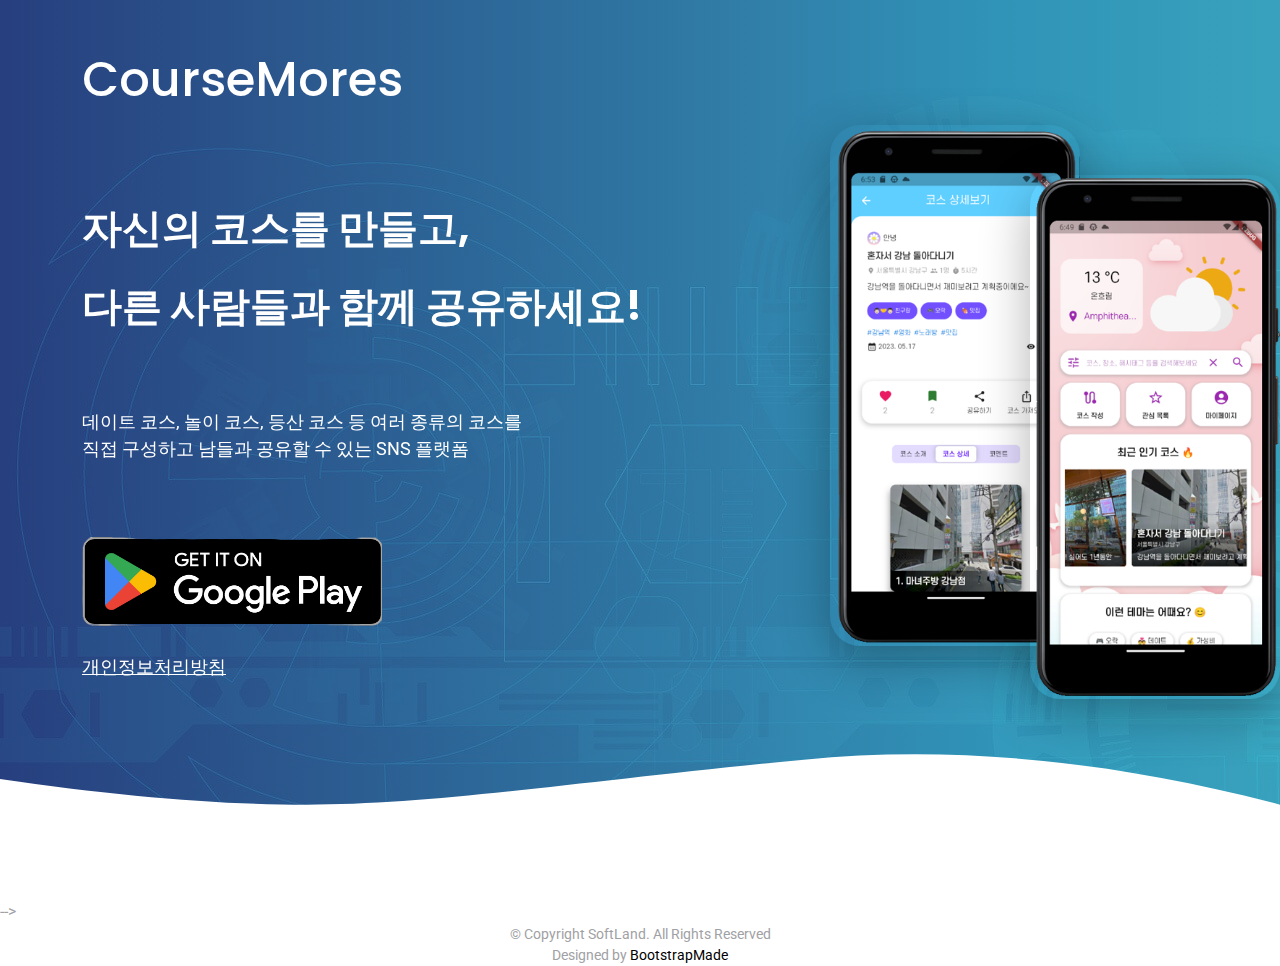
<file: index.html>
<!DOCTYPE html>
<html lang="en">
  <head>
    <meta charset="utf-8" />
    <meta content="width=device-width, initial-scale=1.0" name="viewport" />

    <title>CourseMores</title>
    <meta content="" name="description" />
    <meta content="" name="keywords" />

    <!-- Favicons -->
    <link href="assets/img/Logo.png" rel="icon" />
    <link href="assets/img/Logo.png" rel="apple-touch-icon" />

    <!-- Google Fonts -->
    <link
      href="https://fonts.googleapis.com/css?family=Roboto:300,300i,400,400i,500,500i,600,600i,700,700i|Poppins:300,300i,400,400i,500,500i,600,600i,700,700i"
      rel="stylesheet"
    />

    <!-- Vendor CSS Files -->
    <link href="assets/vendor/aos/aos.css" rel="stylesheet" />
    <link
      href="assets/vendor/bootstrap/css/bootstrap.min.css"
      rel="stylesheet"
    />
    <link
      href="assets/vendor/bootstrap-icons/bootstrap-icons.css"
      rel="stylesheet"
    />
    <link href="assets/vendor/boxicons/css/boxicons.min.css" rel="stylesheet" />
    <link href="assets/vendor/swiper/swiper-bundle.min.css" rel="stylesheet" />

    <!-- Template Main CSS File -->
    <link href="assets/css/style.css" rel="stylesheet" />

    <!-- =======================================================
  * Template Name: SoftLand
  * Updated: Mar 10 2023 with Bootstrap v5.2.3
  * Template URL: https://bootstrapmade.com/softland-bootstrap-app-landing-page-template/
  * Author: BootstrapMade.com
  * License: https://bootstrapmade.com/license/
  ======================================================== -->
  </head>

  <body>
    <!-- ======= Header ======= -->
    <header id="header" class="fixed-top d-flex align-items-center">
      <div class="container d-flex justify-content-between align-items-center">
        <div class="logo" style="margin-top: 5rem;">
          <h1 style="font-size: 3rem;"><a href="index.html">CourseMores</a></h1>
          <!-- Uncomment below if you prefer to use an image logo -->
          <!-- <a href="index.html"><img src="assets/img/logo.png" alt="" class="img-fluid"></a>-->
        </div>

        <!-- <nav id="navbar" class="navbar">
        <ul>
          <li><a class="active " href="index.html">Home</a></li>
          <li><a href="features.html">Features</a></li>
          <li><a href="pricing.html">Pricing</a></li>
          <li><a href="blog.html">Blog</a></li>
          <li class="dropdown"><a href="#"><span>Drop Down</span> <i class="bi bi-chevron-down"></i></a>
            <ul>
              <li><a href="#">Drop Down 1</a></li>
              <li class="dropdown"><a href="#"><span>Deep Drop Down</span> <i class="bi bi-chevron-right"></i></a>
                <ul>
                  <li><a href="#">Deep Drop Down 1</a></li>
                  <li><a href="#">Deep Drop Down 2</a></li>
                  <li><a href="#">Deep Drop Down 3</a></li>
                  <li><a href="#">Deep Drop Down 4</a></li>
                  <li><a href="#">Deep Drop Down 5</a></li>
                </ul>
              </li>
              <li><a href="#">Drop Down 2</a></li>
              <li><a href="#">Drop Down 3</a></li>
              <li><a href="#">Drop Down 4</a></li>
            </ul>
          </li>
          <li><a href="contact.html">Contact Us</a></li>
        </ul>
        <i class="bi bi-list mobile-nav-toggle"></i>
      </nav>.navbar -->
      </div>
    </header>
    <!-- End Header -->

    <!-- ======= Hero Section ======= -->
    <section class="hero-section" id="hero">
      <div class="wave">
        <svg
          width="100%"
          height="355px"
          viewBox="0 0 1920 355"
          version="1.1"
          xmlns="http://www.w3.org/2000/svg"
          xmlns:xlink="http://www.w3.org/1999/xlink"
        >
          <g
            id="Page-1"
            stroke="none"
            stroke-width="1"
            fill="none"
            fill-rule="evenodd"
          >
            <g
              id="Apple-TV"
              transform="translate(0.000000, -402.000000)"
              fill="#FFFFFF"
            >
              <path
                d="M0,439.134243 C175.04074,464.89273 327.944386,477.771974 458.710937,477.771974 C654.860765,477.771974 870.645295,442.632362 1205.9828,410.192501 C1429.54114,388.565926 1667.54687,411.092417 1920,477.771974 L1920,757 L1017.15166,757 L0,757 L0,439.134243 Z"
                id="Path"
              ></path>
            </g>
          </g>
        </svg>
      </div>

      <div class="container">
        <div class="row align-items-center">
          <div class="col-12 hero-text-image">
            <div class="row">
              <div class="col-lg-8 text-center text-lg-start">
                <h1 style="font-size: 2.5rem" data-aos="fade-right">
                  자신의 코스를 만들고,
                </h1>
                <h1 style="font-size: 2.5rem" data-aos="fade-right">
                  다른 사람들과 함께 공유하세요!
                </h1>
                <br><br>
                <p class="mb-5" data-aos="fade-right" data-aos-delay="100">
                  데이트 코스, 놀이 코스, 등산 코스 등 여러 종류의 코스를<br />직접
                  구성하고 남들과 공유할 수 있는 SNS 플랫폼
                </p>

                <p
                  data-aos="fade-right"
                  data-aos-delay="200"
                  data-aos-offset="-500"
                >
                <br>
                  <a
                    href="https://play.google.com/store/apps/details?id=com.moham.coursemores"
                  >
                    <img
                      src="assets/img/google.png"
                      alt="googleImage"
                      data-aos="fade-right"
                      width="300"
                      style="margin: 0"
                    />
                  </a>
                  <br><br>
                  <a href="privacy.html" style="text-decoration:underline; color: white;">개인정보처리방침</a>
                </p>
              </div>
              <div class="col-lg-4 iphone-wrap d-none d-sm-block">
                <img
                  src="assets/img/phone_1.png"
                  alt="Image"
                  class="phone-1"
                  data-aos="fade-right"
                />
                <img
                  src="assets/img/phone_2.png"
                  alt="Image"
                  class="phone-2"
                  data-aos="fade-right"
                  data-aos-delay="200"
                />
              </div>
            </div>
          </div>
        </div>
      </div>
    </section>
    <!-- End Hero -->

    <!-- <main id="main"> -->
      <!-- ======= Home Section ======= -->
      <!-- <section class="section">
        <div class="container">
          <div class="row justify-content-center text-center mb-5">
            <div class="col-md-5" data-aos="fade-up">
              <h2 class="section-heading">Save your time to using SoftLand</h2>
            </div>
          </div>

          <div class="row">
            <div class="col-md-4" data-aos="fade-up" data-aos-delay="">
              <div class="feature-1 text-center">
                <div class="wrap-icon icon-1">
                  <i class="bi bi-people"></i>
                </div>
                <h3 class="mb-3">Explore Your Team</h3>
                <p>
                  Lorem ipsum dolor sit amet, consectetur adipisicing elit. Rem,
                  optio.
                </p>
              </div>
            </div>
            <div class="col-md-4" data-aos="fade-up" data-aos-delay="100">
              <div class="feature-1 text-center">
                <div class="wrap-icon icon-1">
                  <i class="bi bi-brightness-high"></i>
                </div>
                <h3 class="mb-3">Digital Whiteboard</h3>
                <p>
                  Lorem ipsum dolor sit amet, consectetur adipisicing elit. Rem,
                  optio.
                </p>
              </div>
            </div>
            <div class="col-md-4" data-aos="fade-up" data-aos-delay="200">
              <div class="feature-1 text-center">
                <div class="wrap-icon icon-1">
                  <i class="bi bi-bar-chart"></i>
                </div>
                <h3 class="mb-3">Design To Development</h3>
                <p>
                  Lorem ipsum dolor sit amet, consectetur adipisicing elit. Rem,
                  optio.
                </p>
              </div>
            </div>
          </div>
        </div>
      </section>

      <section class="section">
        <div class="container">
          <div
            class="row justify-content-center text-center mb-5"
            data-aos="fade"
          >
            <div class="col-md-6 mb-5">
              <img
                src="assets/img/undraw_svg_1.svg"
                alt="Image"
                class="img-fluid"
              />
            </div>
          </div>

          <div class="row">
            <div class="col-md-4">
              <div class="step">
                <span class="number">01</span>
                <h3>Sign Up</h3>
                <p>
                  Lorem ipsum dolor sit amet, consectetur adipisicing elit. Rem,
                  optio.
                </p>
              </div>
            </div>
            <div class="col-md-4">
              <div class="step">
                <span class="number">02</span>
                <h3>Create Profile</h3>
                <p>
                  Lorem ipsum dolor sit amet, consectetur adipisicing elit. Rem,
                  optio.
                </p>
              </div>
            </div>
            <div class="col-md-4">
              <div class="step">
                <span class="number">03</span>
                <h3>Enjoy the app</h3>
                <p>
                  Lorem ipsum dolor sit amet, consectetur adipisicing elit. Rem,
                  optio.
                </p>
              </div>
            </div>
          </div>
        </div>
      </section>

      <section class="section">
        <div class="container">
          <div class="row align-items-center">
            <div class="col-md-4 me-auto">
              <h2 class="mb-4">Seamlessly Communicate</h2>
              <p class="mb-4">
                Lorem ipsum dolor sit amet, consectetur adipisicing elit.
                Tenetur at reprehenderit optio, laudantium eius quod, eum maxime
                molestiae porro omnis. Dolores aspernatur delectus impedit
                incidunt dolore mollitia esse natus beatae.
              </p>
              <p><a href="#" class="btn btn-primary">Download Now</a></p>
            </div>
            <div class="col-md-6" data-aos="fade-left">
              <img
                src="assets/img/undraw_svg_2.svg"
                alt="Image"
                class="img-fluid"
              />
            </div>
          </div>
        </div>
      </section>

      <section class="section">
        <div class="container">
          <div class="row align-items-center">
            <div class="col-md-4 ms-auto order-2">
              <h2 class="mb-4">Gather Feedback</h2>
              <p class="mb-4">
                Lorem ipsum dolor sit amet, consectetur adipisicing elit.
                Tenetur at reprehenderit optio, laudantium eius quod, eum maxime
                molestiae porro omnis. Dolores aspernatur delectus impedit
                incidunt dolore mollitia esse natus beatae.
              </p>
              <p><a href="#" class="btn btn-primary">Download Now</a></p>
            </div>
            <div class="col-md-6" data-aos="fade-right">
              <img
                src="assets/img/undraw_svg_3.svg"
                alt="Image"
                class="img-fluid"
              />
            </div>
          </div>
        </div>
      </section> -->

      <!-- ======= Testimonials Section ======= -->
      <!-- <section class="section border-top border-bottom">
        <div class="container">
          <div class="row justify-content-center text-center mb-5">
            <div class="col-md-4">
              <h2 class="section-heading">Review From Our Users</h2>
            </div>
          </div>
          <div class="row justify-content-center text-center">
            <div class="col-md-7">
              <div
                class="testimonials-slider swiper"
                data-aos="fade-up"
                data-aos-delay="100"
              >
                <div class="swiper-wrapper">
                  <div class="swiper-slide">
                    <div class="review text-center">
                      <p class="stars">
                        <span class="bi bi-star-fill"></span>
                        <span class="bi bi-star-fill"></span>
                        <span class="bi bi-star-fill"></span>
                        <span class="bi bi-star-fill"></span>
                        <span class="bi bi-star-fill muted"></span>
                      </p>
                      <h3>Excellent App!</h3>
                      <blockquote>
                        <p>
                          Lorem ipsum dolor sit amet, consectetur adipisicing
                          elit. Eius ea delectus pariatur, numquam aperiam
                          dolore nam optio dolorem facilis itaque voluptatum
                          recusandae deleniti minus animi, provident voluptates
                          consectetur maiores quos.
                        </p>
                      </blockquote>

                      <p class="review-user">
                        <img
                          src="assets/img/person_1.jpg"
                          alt="Image"
                          class="img-fluid rounded-circle mb-3"
                        />
                        <span class="d-block">
                          <span class="text-black">Jean Doe</span>, &mdash; App
                          User
                        </span>
                      </p>
                    </div>
                  </div>
                  <!-- End testimonial item -->

                  <!-- <div class="swiper-slide">
                    <div class="review text-center">
                      <p class="stars">
                        <span class="bi bi-star-fill"></span>
                        <span class="bi bi-star-fill"></span>
                        <span class="bi bi-star-fill"></span>
                        <span class="bi bi-star-fill"></span>
                        <span class="bi bi-star-fill muted"></span>
                      </p>
                      <h3>This App is easy to use!</h3>
                      <blockquote>
                        <p>
                          Lorem ipsum dolor sit amet, consectetur adipisicing
                          elit. Eius ea delectus pariatur, numquam aperiam
                          dolore nam optio dolorem facilis itaque voluptatum
                          recusandae deleniti minus animi, provident voluptates
                          consectetur maiores quos.
                        </p>
                      </blockquote>

                      <p class="review-user">
                        <img
                          src="assets/img/person_2.jpg"
                          alt="Image"
                          class="img-fluid rounded-circle mb-3"
                        />
                        <span class="d-block">
                          <span class="text-black">Johan Smith</span>, &mdash;
                          App User
                        </span>
                      </p>
                    </div>
                  </div> -->
                  <!-- End testimonial item -->

                  <!-- <div class="swiper-slide">
                    <div class="review text-center">
                      <p class="stars">
                        <span class="bi bi-star-fill"></span>
                        <span class="bi bi-star-fill"></span>
                        <span class="bi bi-star-fill"></span>
                        <span class="bi bi-star-fill"></span>
                        <span class="bi bi-star-fill muted"></span>
                      </p>
                      <h3>Awesome functionality!</h3>
                      <blockquote>
                        <p>
                          Lorem ipsum dolor sit amet, consectetur adipisicing
                          elit. Eius ea delectus pariatur, numquam aperiam
                          dolore nam optio dolorem facilis itaque voluptatum
                          recusandae deleniti minus animi, provident voluptates
                          consectetur maiores quos.
                        </p>
                      </blockquote>

                      <p class="review-user">
                        <img
                          src="assets/img/person_3.jpg"
                          alt="Image"
                          class="img-fluid rounded-circle mb-3"
                        />
                        <span class="d-block">
                          <span class="text-black">Jean Thunberg</span>, &mdash;
                          App User
                        </span>
                      </p>
                    </div>
                  </div> -->
                  <!-- End testimonial item -->
                <!-- </div>
                <div class="swiper-pagination"></div>
              </div>
            </div>
          </div>
        </div> -->
      <!-- </section> --> -->
      <!-- End Testimonials Section -->

      <!-- ======= CTA Section ======= -->
      <!-- <section class="section cta-section">
        <div class="container">
          <div class="row align-items-center">
            <div
              class="col-md-6 me-auto text-center text-md-start mb-5 mb-md-0"
            >
              <h2>Starts Publishing Your Apps</h2>
            </div>
            <div class="col-md-5 text-center text-md-end">
              <p>
                <a href="#" class="btn d-inline-flex align-items-center"
                  ><i class="bx bxl-apple"></i><span>App store</span></a
                >
                <a href="#" class="btn d-inline-flex align-items-center"
                  ><i class="bx bxl-play-store"></i><span>Google play</span></a
                >
              </p>
            </div>
          </div>
        </div>
      </section> -->
      <!-- End CTA Section -->
    <!-- </main> -->
    <!-- End #main -->

    <!-- ======= Footer ======= -->
    <footer class="footer" role="contentinfo">
      <!-- <div class="container">
        <div class="row">
          <div class="col-md-4 mb-4 mb-md-0">
            <h3>About SoftLand</h3>
            <p>
              Lorem ipsum dolor sit amet, consectetur adipisicing elit. Eius ea
              delectus pariatur, numquam aperiam dolore nam optio dolorem
              facilis itaque voluptatum recusandae deleniti minus animi.
            </p>
            <p class="social">
              <a href="#"><span class="bi bi-twitter"></span></a>
              <a href="#"><span class="bi bi-facebook"></span></a>
              <a href="#"><span class="bi bi-instagram"></span></a>
              <a href="#"><span class="bi bi-linkedin"></span></a>
            </p>
          </div>
          <div class="col-md-7 ms-auto">
            <div class="row site-section pt-0">
              <div class="col-md-4 mb-4 mb-md-0">
                <h3>Navigation</h3>
                <ul class="list-unstyled">
                  <li><a href="#">Pricing</a></li>
                  <li><a href="#">Features</a></li>
                  <li><a href="#">Blog</a></li>
                  <li><a href="#">Contact</a></li>
                </ul>
              </div>
              <div class="col-md-4 mb-4 mb-md-0">
                <h3>Services</h3>
                <ul class="list-unstyled">
                  <li><a href="#">Team</a></li>
                  <li><a href="#">Collaboration</a></li>
                  <li><a href="#">Todos</a></li>
                  <li><a href="#">Events</a></li>
                </ul>
              </div>
              <div class="col-md-4 mb-4 mb-md-0">
                <h3>Downloads</h3>
                <ul class="list-unstyled">
                  <li><a href="#">Get from the App Store</a></li>
                  <li><a href="#">Get from the Play Store</a></li>
                </ul>
              </div>
            </div>
          </div>
        </div> -->

        <div class="row justify-content-center text-center">
          <div class="col-md-7">
            <p class="copyright">
              &copy; Copyright SoftLand. All Rights Reserved
            </p>
            <div class="credits">
              <!--
            All the links in the footer should remain intact.
            You can delete the links only if you purchased the pro version.
            Licensing information: https://bootstrapmade.com/license/
            Purchase the pro version with working PHP/AJAX contact form: https://bootstrapmade.com/buy/?theme=SoftLand
          -->
              Designed by <a href="https://bootstrapmade.com/">BootstrapMade</a>
            </div>
          </div>
        </div>
      </div>
    </footer>

    <a
      href="#"
      class="back-to-top d-flex align-items-center justify-content-center"
      ><i class="bi bi-arrow-up-short"></i
    ></a>

    <!-- Vendor JS Files -->
    <script src="assets/vendor/aos/aos.js"></script>
    <script src="assets/vendor/bootstrap/js/bootstrap.bundle.min.js"></script>
    <script src="assets/vendor/swiper/swiper-bundle.min.js"></script>
    <script src="assets/vendor/php-email-form/validate.js"></script>

    <!-- Template Main JS File -->
    <script src="assets/js/main.js"></script>
  </body>
</html>
</file>
<file: assets/css/style.css>
/**
* Template Name: SoftLand
* Updated: Mar 10 2023 with Bootstrap v5.2.3
* Template URL: https://bootstrapmade.com/softland-bootstrap-app-landing-page-template/
* Author: BootstrapMade.com
* License: https://bootstrapmade.com/license/
*/

/*--------------------------------------------------------------
# General
--------------------------------------------------------------*/
html {
  overflow-x: hidden;
}

body {
  font-family: "Roboto", sans-serif;
  color: #9fa1a4;
  line-height: 1.5;
}

a {
  color: #777;
  text-decoration: none;
  transition: 0.3s all ease;
}

a:hover {
  color: #000;
}

h1,
h2,
h3,
h4,
h5,
h6,
.font-heading {
  font-family: "Poppins", sans-serif;
  color: #000;
}

.container {
  z-index: 2;
  position: relative;
}

.text-black {
  color: #000 !important;
}

.text-primary {
  color: #2d71a1 !important;
}

.border-top {
  border-top: 1px solid #f2f2f2 !important;
}

.border-bottom {
  border-bottom: 1px solid #f2f2f2 !important;
}

figure figcaption {
  margin-top: 0.5rem;
  font-style: italic;
  font-size: 0.8rem;
}

section {
  overflow: hidden;
}

.section {
  padding: 7rem 0;
}

.section-heading {
  font-size: 3rem;
  font-weight: 700;
  background: linear-gradient(-45deg, #3db3c5, #274685);
  -webkit-background-clip: text;
  -webkit-text-fill-color: transparent;
}

/*--------------------------------------------------------------
# Back to top button
--------------------------------------------------------------*/
.back-to-top {
  position: fixed;
  visibility: hidden;
  opacity: 0;
  right: 15px;
  bottom: 15px;
  z-index: 996;
  background: #2d71a1;
  width: 40px;
  height: 40px;
  border-radius: 50px;
  transition: all 0.4s;
}

.back-to-top i {
  font-size: 28px;
  color: #fff;
  line-height: 0;
}

.back-to-top:hover {
  background: #3687c1;
  color: #fff;
}

.back-to-top.active {
  visibility: visible;
  opacity: 1;
}

/* Default btn sre-tyling */
.btn {
  border: none;
  padding: 15px 30px !important;
}

.btn.btn-outline-white {
  border: 2px solid #fff;
  background: none;
  color: #fff;
}

.btn.btn-outline-white:hover {
  background: #fff;
  color: #2d71a1;
}

.btn.btn-primary {
  background: #2d71a1;
  background: linear-gradient(-45deg, #1391a5, #274685);
  color: #fff;
  box-shadow: 0 10px 30px 0 rgba(0, 0, 0, 0.15);
}

/* Feature 1 */
.feature-1 .wrap-icon {
  margin: 0 auto;
  height: 100px;
  width: 100px;
  border-radius: 50%;
  position: relative;
  margin-bottom: 30px;
  box-shadow: 0 15px 30px 0 rgba(0, 0, 0, 0.2);
  display: inline-flex;
  align-items: center;
  justify-content: center;
}

.feature-1 .wrap-icon.icon-1 {
  background: linear-gradient(-45deg, #3b87bd, #2d71a2);
}

.feature-1 .wrap-icon i {
  font-size: 40px;
  line-height: 0;
  color: #fff;
}

.feature-1 h3 {
  font-size: 20px;
}

.feature-1 p {
  color: #b1b1b1;
}

/* Step */
.step {
  box-shadow: 0 10px 30px -5px rgba(0, 0, 0, 0.1);
  background: #fff;
  padding: 40px;
}

.step .number {
  background: linear-gradient(-45deg, #1391a5, #274685);
  -webkit-background-clip: text;
  -webkit-text-fill-color: transparent;
  font-weight: 700;
  letter-spacing: 0.2rem;
  margin-bottom: 10px;
  display: block;
}

.step p:last-child {
  margin-bottom: 0px;
}

/* Review */
.review h3 {
  font-size: 20px;
}

.review p {
  line-height: 1.8;
  font-style: italic;
  color: #333333;
}

.review .stars span {
  color: #ff8803;
}

.review .stars .muted {
  color: #ccc;
}

.review .review-user img {
  width: 70px;
  margin: 0 auto;
}

/* Testimonial Carousel */
.testimonials-slider .swiper-pagination {
  margin-top: 20px;
  position: relative;
}

.testimonials-slider .swiper-pagination .swiper-pagination-bullet {
  width: 12px;
  height: 12px;
  background-color: #fff;
  opacity: 1;
  border: 1px solid #2d71a1;
}

.testimonials-slider .swiper-pagination .swiper-pagination-bullet-active {
  background-color: #2d71a1;
}

/* Pricing */
.pricing {
  padding: 50px;
  background: linear-gradient(-45deg, #1391a5, #274685);
  color: #fff;
  padding-bottom: 12rem !important;
  position: relative;
  border-radius: 4px;
  color: #000000;
  background: #fff;
  box-shadow: 0 10px 30px 0 rgba(0, 0, 0, 0.2);
}

.pricing h3 {
  color: #2d71a1;
}

.pricing .price-cta {
  text-decoration: none;
  position: absolute;
  bottom: 50px;
  width: 100%;
  text-align: center;
  left: 0;
}

.pricing .price-cta .price {
  display: block;
  margin-bottom: 20px;
  font-size: 2rem;
  font-weight: 300;
}

.pricing .popularity {
  text-transform: uppercase;
  font-size: 12px;
  letter-spacing: 0.2rem;
  display: block;
  margin-bottom: 20px;
}

.pricing ul {
  margin-bottom: 50px;
}

.pricing ul li {
  margin-bottom: 10px;
}

.pricing .btn-white {
  background: #fff;
  border: 2px solid rgb(241, 241, 241);
  border-radius: 4px;
  box-shadow: 0 5px 20px 0 rgba(0, 0, 0, 0.1);
}

.pricing .btn-white:hover {
  color: #2d71a1;
}

.pricing.popular {
  background: #fff;
  box-shadow: 0 10px 30px 0 rgba(0, 0, 0, 0.2);
  color: #000000;
  background: linear-gradient(-45deg, #1391a5, #274685);
  color: #fff;
  box-shadow: none;
}

.pricing.popular .popularity {
  color: #b3b3b3;
}

.pricing.popular h3 {
  color: #fff;
  background: none;
}

.pricing.popular .btn-white {
  border: 2px solid #2d71a1;
}

/* CTA Section */
.cta-section {
  background: linear-gradient(
    to right,
    rgb(39, 70, 133) 0%,
    rgb(61, 179, 197) 100%
  );
  color: #fff;
}

.cta-section h2 {
  color: #fff;
  font-size: 3rem;
  font-weight: 700;
}

@media screen and (max-width: 768px) {
  .cta-section h2 {
    font-size: 2rem;
  }
}

.cta-section .btn {
  background: #000000;
  color: #fff;
}

.cta-section .btn i {
  margin-right: 5px;
  font-size: 24px;
  line-height: 0;
}

/* Contact Form */
.form-control {
  height: 48px;
  border-radius: 0;
  border: 1px solid #dae0e5;
}

.form-control:active,
.form-control:focus {
  outline: none;
  box-shadow: none;
  border: 1px solid #2d71a1;
}

.php-email-form .validate {
  display: none;
  color: red;
  margin: 0 0 15px 0;
  font-weight: 400;
  font-size: 13px;
}

.php-email-form .error-message {
  display: none;
  color: #fff;
  background: #ed3c0d;
  text-align: left;
  padding: 15px;
  font-weight: 600;
}

.php-email-form .error-message br + br {
  margin-top: 25px;
}

.php-email-form .sent-message {
  display: none;
  color: #fff;
  background: #18d26e;
  text-align: center;
  padding: 15px;
  font-weight: 600;
}

.php-email-form .loading {
  display: none;
  background: #fff;
  text-align: center;
  padding: 15px;
}

.php-email-form .loading:before {
  content: "";
  display: inline-block;
  border-radius: 50%;
  width: 24px;
  height: 24px;
  margin: 0 10px -6px 0;
  border: 3px solid #18d26e;
  border-top-color: #eee;
  animation: animate-loading 1s linear infinite;
}

.php-email-form textarea {
  min-height: 160px;
}

@keyframes animate-loading {
  0% {
    transform: rotate(0deg);
  }

  100% {
    transform: rotate(360deg);
  }
}

/* Blog */
.post-entry {
  margin-bottom: 60px;
}

.post-entry .post-text .post-meta {
  text-decoration: none;
  color: #ccc;
  font-size: 13px;
  display: block;
  margin-bottom: 10px;
}

.post-entry .post-text h3 {
  font-size: 20px;
  color: #000000;
}

.post-entry .post-text h3 a {
  text-decoration: none;
  color: #000000;
}

.post-entry .post-text h3 a:hover {
  text-decoration: none;
  color: #2d71a1;
}

.post-entry .post-text .readmore {
  color: #2d71a1;
}

.sidebar-box {
  margin-bottom: 30px;
  padding: 25px;
  font-size: 15px;
  width: 100%;
  float: left;
  background: #fff;
}

.sidebar-box *:last-child {
  margin-bottom: 0;
}

.sidebar-box h3 {
  font-size: 18px;
  margin-bottom: 15px;
}

.categories li,
.sidelink li {
  position: relative;
  margin-bottom: 10px;
  padding-bottom: 10px;
  border-bottom: 1px dotted gray("300");
  list-style: none;
}

.categories li:last-child,
.sidelink li:last-child {
  margin-bottom: 0;
  border-bottom: none;
  padding-bottom: 0;
}

.categories li a,
.sidelink li a {
  text-decoration: none;
  display: block;
}

.categories li a span,
.sidelink li a span {
  position: absolute;
  right: 0;
  top: 0;
  color: #ccc;
}

.categories li.active a,
.sidelink li.active a {
  text-decoration: none;
  color: #000000;
  font-style: italic;
}

.comment-form-wrap {
  clear: both;
}

.comment-list {
  padding: 0;
  margin: 0;
}

.comment-list .children {
  padding: 50px 0 0 40px;
  margin: 0;
  float: left;
  width: 100%;
}

.comment-list li {
  padding: 0;
  margin: 0 0 30px 0;
  float: left;
  width: 100%;
  clear: both;
  list-style: none;
}

.comment-list li .vcard {
  width: 80px;
  float: left;
}

.comment-list li .vcard img {
  width: 50px;
  border-radius: 50%;
}

.comment-list li .comment-body {
  float: right;
  width: calc(100% - 80px);
}

.comment-list li .comment-body h3 {
  font-size: 20px;
}

.comment-list li .comment-body .meta {
  text-decoration: none;
  text-transform: uppercase;
  font-size: 13px;
  letter-spacing: 0.1em;
  color: #ccc;
}

.comment-list li .comment-body .reply {
  padding: 5px 10px;
  background: #e6e6e6;
  color: #000000;
  text-transform: uppercase;
  font-size: 14px;
}

.comment-list li .comment-body .reply:hover {
  color: #000000;
  background: #e3e3e3;
}

.search-form {
  background: #f7f7f7;
  padding: 10px;
}

.search-form .form-group {
  position: relative;
}

.search-form .form-group input {
  padding-right: 50px;
}

.search-form .icon {
  position: absolute;
  top: 50%;
  right: 20px;
  transform: translateY(-50%);
}

/*--------------------------------------------------------------
# Header
--------------------------------------------------------------*/
#header {
  height: 80px;
  transition: all 0.5s;
  z-index: 997;
  transition: all 0.5s;
}

#header.header-scrolled {
  background: rgba(39, 70, 133, 0.8);
  height: 60px;
}

#header .logo h1 {
  font-size: 28px;
  margin: 0;
  padding: 4px 0;
  line-height: 1;
  font-weight: 500;
}

#header .logo h1 a,
#header .logo h1 a:hover {
  color: #fff;
  text-decoration: none;
}

#header .logo img {
  padding: 0;
  margin: 0;
  max-height: 40px;
}

/*--------------------------------------------------------------
# Navigation Menu
--------------------------------------------------------------*/
/**
* Desktop Navigation 
*/
.navbar {
  padding: 0;
}

.navbar ul {
  margin: 0;
  padding: 0;
  display: flex;
  list-style: none;
  align-items: center;
}

.navbar li {
  position: relative;
}

.navbar a,
.navbar a:focus {
  display: flex;
  align-items: center;
  justify-content: space-between;
  padding: 10px 0 10px 30px;
  font-size: 16px;
  font-weight: 400;
  color: rgba(255, 255, 255, 0.65);
  white-space: nowrap;
  transition: 0.3s;
}

.navbar a i,
.navbar a:focus i {
  font-size: 12px;
  line-height: 0;
  margin-left: 5px;
}

.navbar a:hover,
.navbar .active,
.navbar .active:focus,
.navbar li:hover > a {
  color: #fff;
}

.navbar .dropdown ul {
  display: block;
  position: absolute;
  left: 14px;
  top: calc(100% + 30px);
  margin: 0;
  padding: 10px 0;
  z-index: 99;
  opacity: 0;
  visibility: hidden;
  background: #fff;
  box-shadow: 0px 0px 30px rgba(127, 137, 161, 0.25);
  transition: 0.3s;
  border-radius: 4px;
}

.navbar .dropdown ul li {
  min-width: 200px;
}

.navbar .dropdown ul a {
  padding: 10px 20px;
  font-size: 15px;
  color: #101c36;
}

.navbar .dropdown ul a i {
  font-size: 12px;
}

.navbar .dropdown ul a:hover,
.navbar .dropdown ul .active:hover,
.navbar .dropdown ul li:hover > a {
  color: #2d71a1;
}

.navbar .dropdown:hover > ul {
  opacity: 1;
  top: 100%;
  visibility: visible;
}

.navbar .dropdown .dropdown ul {
  top: 0;
  left: calc(100% - 30px);
  visibility: hidden;
}

.navbar .dropdown .dropdown:hover > ul {
  opacity: 1;
  top: 0;
  left: 100%;
  visibility: visible;
}

@media (max-width: 1366px) {
  .navbar .dropdown .dropdown ul {
    left: -90%;
  }

  .navbar .dropdown .dropdown:hover > ul {
    left: -100%;
  }
}

/**
* Mobile Navigation 
*/
.mobile-nav-toggle {
  color: #fff;
  font-size: 28px;
  cursor: pointer;
  display: none;
  line-height: 0;
  transition: 0.5s;
}

@media (max-width: 991px) {
  .mobile-nav-toggle {
    display: block;
  }

  .navbar ul {
    display: none;
  }
}

.navbar-mobile {
  position: fixed;
  overflow: hidden;
  top: 0;
  right: 0;
  left: 0;
  bottom: 0;
  background: rgba(27, 49, 94, 0.9);
  transition: 0.3s;
  z-index: 999;
}

.navbar-mobile .mobile-nav-toggle {
  position: absolute;
  top: 15px;
  right: 15px;
}

.navbar-mobile ul {
  display: block;
  position: absolute;
  top: 55px;
  right: 15px;
  bottom: 15px;
  left: 15px;
  padding: 10px 0;
  border-radius: 10px;
  background-color: #fff;
  overflow-y: auto;
  transition: 0.3s;
}

.navbar-mobile a,
.navbar-mobile a:focus {
  padding: 10px 20px;
  font-size: 15px;
  color: #101c36;
}

.navbar-mobile a:hover,
.navbar-mobile .active,
.navbar-mobile li:hover > a {
  color: #2d71a1;
}

.navbar-mobile .dropdown ul {
  position: static;
  display: none;
  margin: 10px 20px;
  padding: 10px 0;
  z-index: 99;
  opacity: 1;
  visibility: visible;
  background: #fff;
  box-shadow: 0px 0px 30px rgba(127, 137, 161, 0.25);
}

.navbar-mobile .dropdown ul li {
  min-width: 200px;
}

.navbar-mobile .dropdown ul a {
  padding: 10px 20px;
}

.navbar-mobile .dropdown ul a i {
  font-size: 12px;
}

.navbar-mobile .dropdown ul a:hover,
.navbar-mobile .dropdown ul .active:hover,
.navbar-mobile .dropdown ul li:hover > a {
  color: #2d71a1;
}

.navbar-mobile .dropdown > .dropdown-active {
  display: block;
}

/*--------------------------------------------------------------
# Hero Section
--------------------------------------------------------------*/
.hero-section {
  background: linear-gradient(
      to right,
      rgba(39, 70, 133, 0.8) 0%,
      rgba(61, 179, 197, 0.8) 100%
    ),
    url(../img/hero-bg.jpg);
  position: relative;
}

.hero-section .wave {
  width: 100%;
  overflow: hidden;
  position: absolute;
  z-index: 1;
  bottom: -150px;
}

@media screen and (max-width: 992px) {
  .hero-section .wave {
    bottom: -180px;
  }
}

.hero-section .wave svg {
  width: 100%;
}

.hero-section,
.hero-section > .container > .row {
  height: 100vh;
  min-height: 880px;
}

.hero-section.inner-page {
  height: 60vh;
  min-height: 0;
}

.hero-section.inner-page .hero-text {
  transform: translateY(-150px);
  margin-top: -120px;
}

@media screen and (max-width: 992px) {
  .hero-section.inner-page .hero-text {
    margin-top: -80px;
  }
}

.hero-section h1 {
  font-size: 3.5rem;
  color: #fff;
  font-weight: 700;
  margin-bottom: 30px;
}

@media screen and (max-width: 992px) {
  .hero-section h1 {
    font-size: 2.5rem;
    text-align: center;
    margin-top: 40px;
  }
}

@media screen and (max-width: 992px) {
  .hero-section .hero-text-image {
    margin-top: 4rem;
  }
}

.hero-section p {
  font-size: 18px;
  color: #fff;
}

.hero-section .iphone-wrap {
  position: relative;
  margin-top: 7rem;
}

@media screen and (max-width: 992px) {
  .hero-section .iphone-wrap {
    text-align: center;
  }
}

.hero-section .iphone-wrap .phone-2,
.hero-section .iphone-wrap .phone-1 {
  position: absolute;
  top: -50%;
  overflow: hidden;
  left: 0;
  box-shadow: 0 15px 50px 0 rgba(0, 0, 0, 0.3);
  border-radius: 30px;
}

@media screen and (max-width: 992px) {
  .hero-section .iphone-wrap .phone-2,
  .hero-section .iphone-wrap .phone-1 {
    position: relative;
    top: 0;
    max-width: 100%;
  }
}

.hero-section .iphone-wrap .phone-2,
.hero-section .iphone-wrap .phone-1 {
  width: 250px;
}

@media screen and (max-width: 992px) {
  .hero-section .iphone-wrap .phone-1 {
    margin-left: -150px;
  }
}

.hero-section .iphone-wrap .phone-2 {
  margin-top: 50px;
  margin-left: 200px;
  width: 250px;
}

@media screen and (max-width: 992px) {
  .hero-section .iphone-wrap .phone-2 {
    width: 250px;
    position: absolute;
    margin-top: 0px;
    margin-left: 200px;
  }
}

/*--------------------------------------------------------------
# Footer
--------------------------------------------------------------*/
.footer {
  padding: 0;
}

.footer h3 {
  font-size: 18px;
  margin-bottom: 30px;
}

.footer ul li {
  margin-bottom: 10px;
}

.footer a {
  color: #000;
}

.footer .copyright {
  margin-bottom: 0px;
}

.footer .copyright,
.footer .credits {
  font-size: 14px;
}

.social a {
  display: inline-block;
  width: 50px;
  height: 50px;
  border-radius: 50%;
  background: #f8f9fa;
  position: relative;
  text-align: center;
  transition: 0.3s background ease;
  color: #0d1e2d;
  line-height: 0;
}

.social a span {
  display: inline-block;
  left: 50%;
  position: absolute;
  top: 50%;
  transform: translate(-50%, -50%);
}

.social a:hover {
  color: #fff;
  background: #2d71a1;
}

.social a i {
  line-height: 0;
}
</file>
